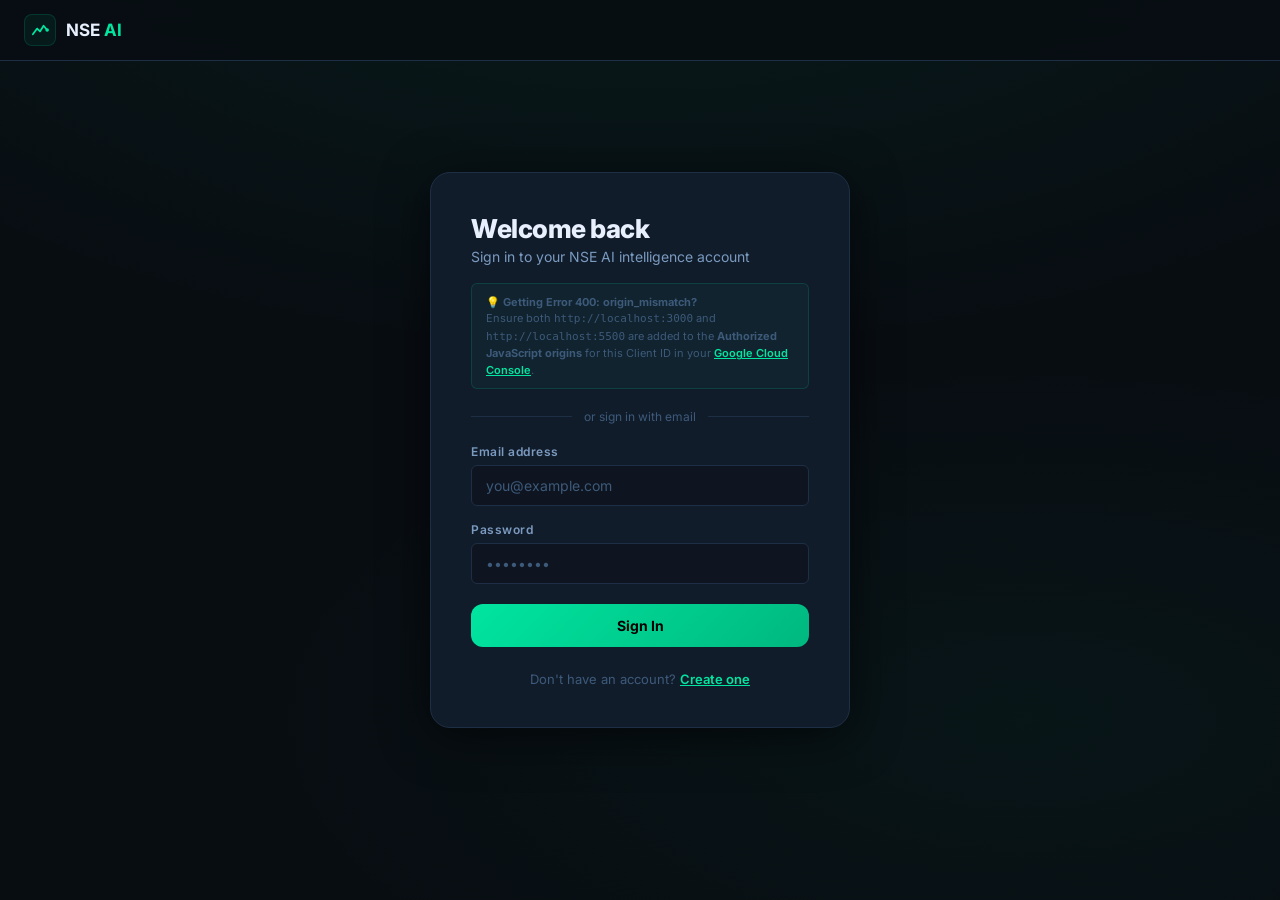
<file: frontend/login.html>
<!DOCTYPE html>
<html lang="en">
<head>
  <meta charset="UTF-8" />
  <meta name="viewport" content="width=device-width, initial-scale=1.0" />
  <title>Sign In — NSE AI</title>
  <link rel="preconnect" href="https://fonts.googleapis.com" />
  <link href="https://fonts.googleapis.com/css2?family=Inter:wght@400;500;600;700;800&display=swap" rel="stylesheet" />
  <style>
    :root {
      --bg:#080d12;--card:#111c2b;--surface:#0e1520;
      --border:#1e2f45;--border-l:#243650;
      --accent:#00e5a0;--accent-d:#00b87f;
      --ag:rgba(0,229,160,.15);--ag2:rgba(0,229,160,.06);
      --red:#ff4d6d;--rg:rgba(255,77,109,.12);
      --tp:#e8f0fe;--ts:#7a9abf;--tm:#3d5a7a;
      --font:'Inter',sans-serif;--r:12px;--rs:6px;
      --tr:.2s ease;--sh:0 8px 48px rgba(0,0,0,.6);
    }
    *,*::before,*::after{box-sizing:border-box;margin:0;padding:0}
    body{font-family:var(--font);background:var(--bg);color:var(--tp);min-height:100vh;
      display:grid;place-items:center;-webkit-font-smoothing:antialiased;
      background-image:radial-gradient(ellipse 80% 60% at 50% -20%,rgba(0,229,160,.08),transparent),
        radial-gradient(ellipse 60% 40% at 80% 80%,rgba(0,180,130,.05),transparent);}
    .logo-bar{position:fixed;top:0;left:0;right:0;padding:14px 24px;display:flex;align-items:center;gap:10px;
      background:rgba(8,13,18,.85);backdrop-filter:blur(12px);border-bottom:1px solid var(--border);}
    .logo-icon{width:32px;height:32px;background:var(--ag2);border:1px solid var(--ag);border-radius:8px;
      display:flex;align-items:center;justify-content:center;}
    .logo-text{font-size:17px;font-weight:700;} .logo-text span{color:var(--accent);}
    .card{width:100%;max-width:420px;background:var(--card);border:1px solid var(--border);
      border-radius:20px;padding:40px;box-shadow:var(--sh);
      animation:in .5s cubic-bezier(.16,1,.3,1);}
    @keyframes in{from{opacity:0;transform:translateY(20px)}to{opacity:1;transform:translateY(0)}}
    h1{font-size:26px;font-weight:800;letter-spacing:-.5px;margin-bottom:4px;}
    .sub{font-size:14px;color:var(--ts);margin-bottom:28px;}
    .btn-google{width:100%;padding:12px;border-radius:var(--r);font-size:14px;font-weight:600;
      font-family:var(--font);cursor:pointer;display:flex;align-items:center;justify-content:center;gap:10px;
      background:var(--surface);color:var(--tp);border:1px solid var(--border-l);transition:var(--tr);margin-bottom:20px;}
    .btn-google:hover{background:#162035;border-color:var(--ts);}
    .divider{display:flex;align-items:center;gap:12px;margin-bottom:20px;}
    .divider::before,.divider::after{content:'';flex:1;height:1px;background:var(--border);}
    .divider span{font-size:12px;color:var(--tm);}
    .fg{margin-bottom:16px;}
    label{display:block;font-size:12px;font-weight:600;color:var(--ts);letter-spacing:.5px;margin-bottom:6px;}
    input[type=email],input[type=password]{width:100%;padding:11px 14px;border-radius:var(--rs);
      background:var(--surface);color:var(--tp);border:1px solid var(--border);
      font-family:var(--font);font-size:14px;outline:none;transition:var(--tr);}
    input:focus{border-color:var(--accent);box-shadow:0 0 0 3px var(--ag);}
    input::placeholder{color:var(--tm);}
    .btn-primary{width:100%;padding:13px;border-radius:var(--r);font-size:14px;font-weight:700;
      font-family:var(--font);cursor:pointer;background:linear-gradient(135deg,var(--accent),var(--accent-d));
      color:#000;border:none;transition:var(--tr);margin-top:4px;}
    .btn-primary:hover{filter:brightness(1.1);transform:translateY(-1px);box-shadow:0 4px 16px rgba(0,229,160,.3);}
    .btn-primary:disabled{opacity:.6;cursor:not-allowed;transform:none;}
    .err{background:var(--rg);border:1px solid var(--red);color:var(--red);border-radius:var(--rs);
      padding:10px 14px;font-size:13px;margin-bottom:16px;display:none;}
    .foot{margin-top:24px;text-align:center;font-size:13px;color:var(--tm);}
    .foot a{color:var(--accent);font-weight:600;}
    .google-notice{display:none;background:rgba(245,200,66,.08);border:1px solid rgba(245,200,66,.3);
      border-radius:var(--rs);padding:10px 14px;font-size:12px;color:#f5c842;
      margin-bottom:16px;line-height:1.5;}
    .google-notice a{color:#f5c842;font-weight:600;}
    #google-fallback{display:none;margin-bottom:8px;}
  </style>
</head>
<body>
<div class="logo-bar">
  <div class="logo-icon">
    <svg width="20" height="20" viewBox="0 0 28 28" fill="none">
      <path d="M4 20L10 12L14 16L19 8L24 14" stroke="#00e5a0" stroke-width="2.5" stroke-linecap="round" stroke-linejoin="round"/>
      <circle cx="24" cy="14" r="2.5" fill="#00e5a0"/>
    </svg>
  </div>
  <span class="logo-text">NSE <span>AI</span></span>
</div>

<div class="card">
  <h1>Welcome back</h1>
  <p class="sub">Sign in to your NSE AI intelligence account</p>
  <div class="err" id="err"></div>

  <div class="google-notice" id="google-notice">
    ⚙️ Google Sign-In needs a Client ID.<br>
    <strong>Setup:</strong> <a href="https://console.cloud.google.com" target="_blank">console.cloud.google.com</a>
    → APIs &amp; Services → Credentials → OAuth 2.0 Client ID (Web)<br>
    Add origins <code>http://localhost:5500</code> and <code>http://localhost:3000</code>, then paste the Client ID into <code>backend/.env</code>
  </div>


  <div id="google-btn-wrap" style="margin-bottom:20px;"></div>

  <div class="google-notice" id="google-mismatch-notice" style="display:block; margin-top:-10px; margin-bottom:20px; font-size:11px; background:rgba(0, 229, 160, 0.03); border:1px solid rgba(0, 229, 160, 0.15); color:var(--tm); border-radius:var(--rs); padding:10px 14px; line-height:1.5;">
    💡 <strong>Getting Error 400: origin_mismatch?</strong><br>
    Ensure both <code>http://localhost:3000</code> and <code>http://localhost:5500</code> are added to the <strong>Authorized JavaScript origins</strong> for this Client ID in your <a href="https://console.cloud.google.com" target="_blank" style="color:var(--accent);">Google Cloud Console</a>.
  </div>


  <div class="divider"><span>or sign in with email</span></div>

  <form onsubmit="handleLogin(event)">
    <div class="fg">
      <label for="email">Email address</label>
      <input type="email" id="email" placeholder="you@example.com" required autocomplete="email" />
    </div>
    <div class="fg">
      <label for="password">Password</label>
      <input type="password" id="password" placeholder="••••••••" required autocomplete="current-password" />
    </div>
    <button type="submit" class="btn-primary" id="sbtn">Sign In</button>
  </form>

  <div class="foot">Don't have an account? <a href="register.html">Create one</a></div>
</div>

<!-- Google Identity Services -->
<script src="https://accounts.google.com/gsi/client" async defer></script>
<script src="js/auth.js?v=2"></script>
<script>
  auth.requireGuest();

  // ── Google Init ──────────────────────────────────────────────────────────
  let _googleReady = false;

  async function initGoogle() {
    const wrap = document.getElementById('google-btn-wrap');
    try {
      const r   = await fetch('http://localhost:8000/api/auth/google-config');
      const { client_id } = await r.json();

      const isReal = client_id &&
                     !client_id.includes('your_google_client_id_here') &&
                     client_id.includes('.apps.googleusercontent.com');

      if (!isReal) {
        wrap.innerHTML = `<button class="btn-google" disabled style="opacity:.45;cursor:not-allowed" title="Google Sign-In not configured">
          <svg width="18" height="18" viewBox="0 0 18 18"><path fill="#4285F4" d="M16.51 8H8.98v3h4.3c-.18 1-.74 1.48-1.6 2.04v2.01h2.6a7.8 7.8 0 002.38-5.88c0-.57-.05-.66-.15-1.18z"/><path fill="#34A853" d="M8.98 17c2.16 0 3.97-.72 5.3-1.94l-2.6-2a4.8 4.8 0 01-7.18-2.54H1.83v2.07A8 8 0 008.98 17z"/><path fill="#FBBC05" d="M4.5 10.52a4.8 4.8 0 010-3.04V5.41H1.83a8 8 0 000 7.18l2.67-2.07z"/><path fill="#EA4335" d="M8.98 4.18c1.17 0 2.23.4 3.06 1.2l2.3-2.3A8 8 0 001.83 5.4L4.5 7.49a4.77 4.77 0 014.48-3.3z"/></svg>
          Continue with Google
        </button>`;
        document.getElementById('google-notice').style.display = 'block';
        return;
      }

      // Check for common origin mismatches that cause Error 400
      const currentOrigin = window.location.origin;
      const allowedOrigins = ['http://localhost:5500', 'http://localhost:3000'];
      if (!allowedOrigins.includes(currentOrigin)) {
        const notice = document.getElementById('google-notice');
        notice.innerHTML = `⚠️ <strong>Origin Mismatch Detected!</strong><br><br>
          You are accessing this page from <code>${currentOrigin}</code>.<br>
          Google OAuth strictly requires the origin to match exactly what is configured in your Google Cloud Console.<br><br>
          Please access the site via: <a href="http://localhost:5500/login.html">http://localhost:5500/login.html</a> or <a href="http://localhost:3000/login.html">http://localhost:3000/login.html</a><br>
          <em>(If you configured 127.0.0.1 in Google Console, you must use that instead)</em>`;
        notice.style.display = 'block';
        notice.style.borderColor = 'var(--red)';
        notice.style.color = '#fff';
        notice.style.background = 'var(--rg)';
        return;
      }

      // Wait for GIS library to load
      await new Promise(resolve => {
        if (typeof google !== 'undefined') { resolve(); return; }
        let tries = 0;
        const t = setInterval(() => {
          if (typeof google !== 'undefined' || ++tries > 60) { clearInterval(t); resolve(); }
        }, 100);
      });

      if (typeof google === 'undefined') { return; }

      google.accounts.id.initialize({
        client_id,
        callback: handleGoogleResponse,
        auto_select: false,
        cancel_on_tap_outside: true,
      });

      // Render the official single Google button
      google.accounts.id.renderButton(wrap, {
        type: 'standard', theme: 'filled_black',
        size: 'large', text: 'signin_with', width: 340,
      });

    } catch (_) {}
  }

  async function handleGoogleResponse(response) {
    setLoading(true);
    try { await auth.googleAuth(response.credential); location.href = 'index.html'; }
    catch(e) { showErr(e.message || 'Google sign-in failed'); setLoading(false); }
  }

  // ── Email Login ──────────────────────────────────────────────────────────
  async function handleLogin(e) {
    e.preventDefault(); setLoading(true);
    document.getElementById('err').style.display = 'none';
    try {
      await auth.login(
        document.getElementById('email').value,
        document.getElementById('password').value
      );
      location.href = 'index.html';
    } catch(err) { showErr(err.message); setLoading(false); }
  }

  function setLoading(on) {
    const b = document.getElementById('sbtn');
    b.disabled = on; b.textContent = on ? 'Signing in…' : 'Sign In';
  }
  function showErr(msg) {
    const e = document.getElementById('err'); e.textContent = msg; e.style.display = 'block';
  }

  initGoogle();
</script>
</body>
</html>
</file>
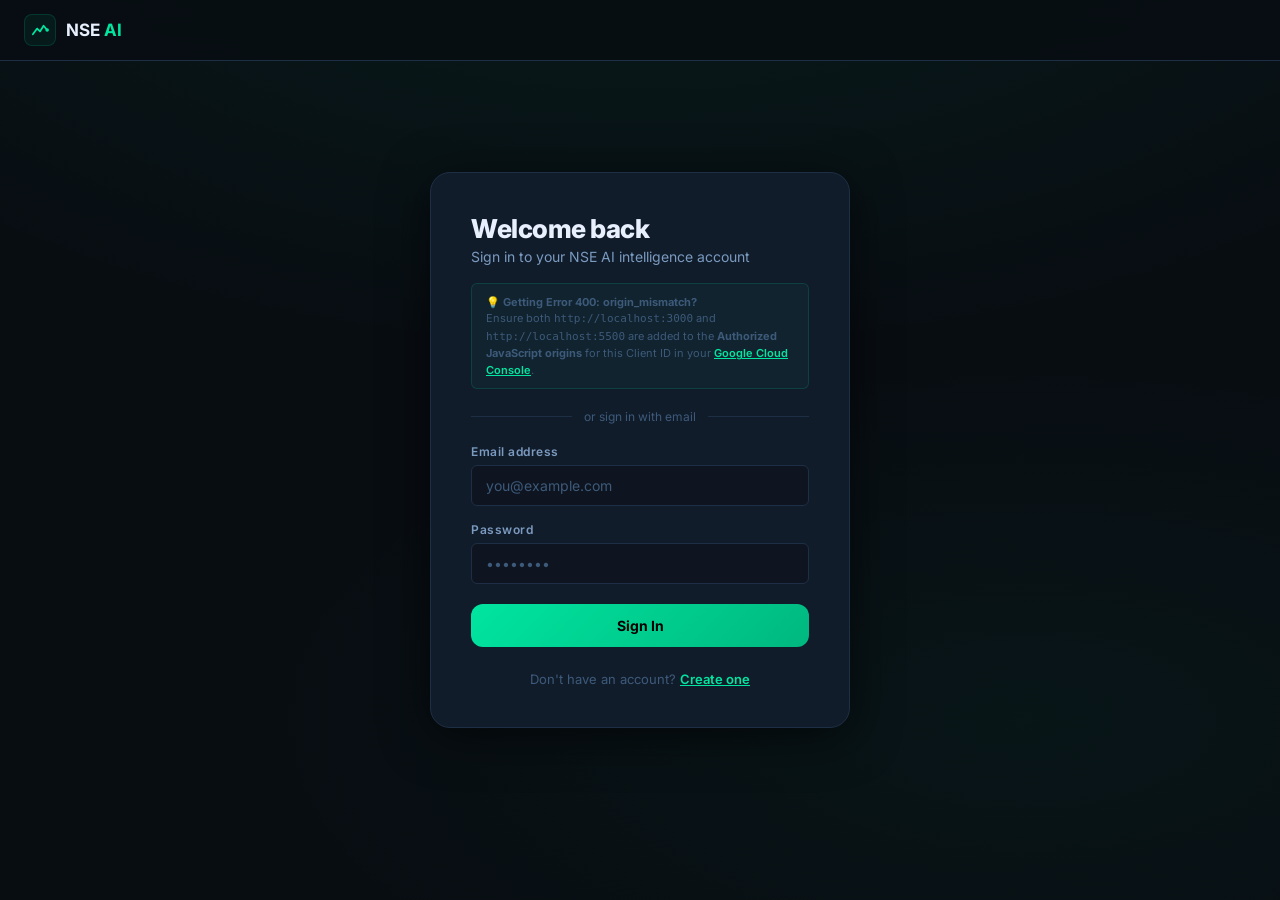
<file: frontend/news.html>
<!DOCTYPE html>
<html lang="en">
<head>
  <meta charset="UTF-8" />
  <meta name="viewport" content="width=device-width, initial-scale=1.0" />
  <title>Market News — NSE AI</title>
  <meta name="description" content="Real-time Kenyan financial news with AI sentiment analysis for NSE stocks." />
  <link rel="preconnect" href="https://fonts.googleapis.com" />
  <link rel="preconnect" href="https://fonts.gstatic.com" crossorigin />
  <link href="https://fonts.googleapis.com/css2?family=Inter:wght@300;400;500;600;700;800&family=JetBrains+Mono:wght@400;500&display=swap" rel="stylesheet" />
  <link rel="stylesheet" href="css/style.css" />
  <script src="js/auth.js"></script>
  <style>
    .news-page-grid {
      display: grid;
      grid-template-columns: repeat(3, 1fr);
      gap: 18px;
      align-items: stretch;
    }
    @media (max-width: 1024px) {
      .news-page-grid {
        grid-template-columns: repeat(2, 1fr);
      }
    }
    @media (max-width: 768px) {
      .news-page-grid {
        grid-template-columns: 1fr;
        gap: 14px;
      }
      .news-full-card {
        padding: 16px;
      }
    }
    .news-full-card {
      background: var(--bg-card); border: 1px solid var(--border);
      border-radius: var(--radius); padding: 22px;
      display: flex; flex-direction: column; gap: 12px;
      transition: var(--transition);
      height: 100%;
    }
    .news-full-card:hover { border-color: var(--border-light); transform: translateY(-2px); box-shadow: var(--shadow); }
    .news-summary { font-size: 13px; color: var(--text-secondary); line-height: 1.65; }
    .news-filters { display: flex; gap: 8px; flex-wrap: wrap; margin-bottom: 24px; }
    .filter-btn {
      padding: 6px 14px; border-radius: 20px; font-size: 12px; font-weight: 600;
      border: 1px solid var(--border); color: var(--text-secondary);
      background: var(--bg-surface); transition: var(--transition); cursor: pointer;
    }
    .filter-btn:hover, .filter-btn.active {
      border-color: var(--accent); color: var(--accent); background: var(--accent-glow2);
    }
    .sentiment-bar-track {
      height: 4px;
      border-radius: 2px;
      background: rgba(255,255,255,0.06);
      width: 100%;
      margin: 4px 0 8px 0;
      overflow: hidden;
    }
    .sentiment-score-bar { height: 100%; border-radius: 2px; transition: width 0.4s ease; }
    .sentiment-score-bar.POSITIVE { background: linear-gradient(90deg, var(--accent-dim), var(--accent)); }
    .sentiment-score-bar.NEGATIVE { background: linear-gradient(90deg, var(--red-dim), var(--red)); }
    .sentiment-score-bar.NEUTRAL  { background: var(--border-light); }

    /* Impact chips */
    .impact-section { margin-top: 4px; }
    .impact-label { font-size: 10px; font-weight: 700; letter-spacing: 0.8px;
      color: var(--text-muted); text-transform: uppercase; margin-bottom: 6px; }
    .impact-chips { display: flex; flex-wrap: wrap; gap: 6px; }
    .impact-chip {
      display: flex; align-items: center; gap: 5px;
      padding: 4px 9px; border-radius: 6px; font-size: 11px; font-weight: 600;
      cursor: default; position: relative; transition: var(--transition);
    }
    .impact-chip.POSITIVE {
      background: rgba(0,229,160,0.1); border: 1px solid rgba(0,229,160,0.3);
      color: var(--accent);
    }
    .impact-chip.NEGATIVE {
      background: rgba(255,77,109,0.1); border: 1px solid rgba(255,77,109,0.3);
      color: var(--red);
    }
    .impact-chip.NEUTRAL {
      background: var(--bg-surface); border: 1px solid var(--border);
      color: var(--text-muted);
    }
    .impact-chip .chip-icon { font-size: 9px; }
    .impact-chip .chip-direct {
      font-size: 9px; opacity: 0.7; font-weight: 400;
    }
    .impact-tooltip {
      display: none; position: absolute; bottom: calc(100% + 6px); left: 0;
      background: var(--bg-card); border: 1px solid var(--border-light);
      border-radius: 8px; padding: 8px 12px; min-width: 200px; max-width: 280px;
      font-size: 11px; line-height: 1.5; color: var(--text-secondary);
      z-index: 50; box-shadow: var(--shadow);
    }
    .impact-chip:hover .impact-tooltip { display: block; }
    .conf-bar {
      height: 2px; border-radius: 1px; margin-top: 4px;
      background: rgba(255,255,255,0.08);
    }
    .conf-fill { height: 100%; border-radius: 1px; }
    .conf-fill.POSITIVE { background: var(--accent); }
    .conf-fill.NEGATIVE { background: var(--red); }
    .conf-fill.NEUTRAL  { background: var(--text-muted); }
    
    .news-meta {
      display: flex; align-items: center; justify-content: space-between;
      font-size: 11px; color: var(--text-muted); margin-top: auto;
    }
  </style>
</head>
<body>
  <nav class="nav">
    <div class="nav-brand">
      <div class="nav-logo">
        <svg width="28" height="28" viewBox="0 0 28 28" fill="none">
          <path d="M4 20L10 12L14 16L19 8L24 14" stroke="#00e5a0" stroke-width="2.5" stroke-linecap="round" stroke-linejoin="round"/>
          <circle cx="24" cy="14" r="2.5" fill="#00e5a0"/>
        </svg>
      </div>
      <span class="nav-title">NSE <span class="accent">AI</span></span>
    </div>
    <div class="nav-links">
      <a href="index.html" class="nav-link">Dashboard</a>
      <a href="news.html"  class="nav-link active">News</a>
      <a href="stocks.html" class="nav-link">All Stocks</a>
    </div>
    <div class="nav-meta">
      <div id="nav-user-slot"></div>
      <div class="live-indicator"><span class="live-dot"></span>LIVE</div>
      <div class="nav-time" id="nav-time">--:--:-- EAT</div>
    </div>
  </nav>

  <main class="main">
    <section class="section">
      <div class="section-header">
        <h1 class="section-title">Market News <span class="ai-badge">AI SENTIMENT</span></h1>
      </div>

      <div class="news-filters" id="news-filters">
        <button class="filter-btn active" data-filter="ALL">All</button>
        <button class="filter-btn" data-filter="POSITIVE">🟢 Positive</button>
        <button class="filter-btn" data-filter="NEGATIVE">🔴 Negative</button>
        <button class="filter-btn" data-filter="NEUTRAL">⚪ Neutral</button>
        <button class="filter-btn" data-filter="Banking">Banking</button>
        <button class="filter-btn" data-filter="Telecommunications">Telecom</button>
        <button class="filter-btn" data-filter="Manufacturing">Manufacturing</button>
        <button class="filter-btn" data-filter="Consumer Staples">Consumer Staples</button>
        <button class="filter-btn" data-filter="Energy">Energy</button>
        <button class="filter-btn" data-filter="Insurance">Insurance</button>
        <button class="filter-btn" data-filter="Investment">Investment</button>
        <button class="filter-btn" data-filter="Agricultural">Agricultural</button>
      </div>

      <div class="news-page-grid" id="news-page-grid">
        <div class="news-full-card skeleton"></div>
        <div class="news-full-card skeleton"></div>
        <div class="news-full-card skeleton"></div>
        <div class="news-full-card skeleton"></div>
        <div class="news-full-card skeleton"></div>
        <div class="news-full-card skeleton"></div>
      </div>
    </section>
  </main>

  <footer class="footer">
    <div class="footer-inner">
      <div class="footer-brand">NSE <span class="accent">AI</span> — Nairobi Stock Intelligence</div>
      <div class="footer-disclaimer">⚠️ AI signals are for informational purposes only and do not constitute financial advice.</div>
      <div class="footer-meta">© 2025 NSE AI Platform · Built for Kenyan Investors</div>
    </div>
  </footer>

  <script src="js/api.js"></script>
  <script>
    let allArticles = [];
    let activeFilter = 'ALL';

    document.addEventListener('DOMContentLoaded', async () => {
      // Auth guard — redirect to login if not authenticated
      if (!auth.requireAuth()) return;

      // Inject user dropdown into navbar
      (function injectUser() {
        const user = auth.getUser();
        if (!user) return;
        const slot = document.getElementById('nav-user-slot');
        if (!slot) return;
        const initials = user.name.split(' ').map(w => w[0]).join('').slice(0,2).toUpperCase();
        slot.innerHTML = `
          <div class="nav-user" id="nav-user-btn">
            ${user.avatar_url
              ? `<img src="${user.avatar_url}" class="nav-avatar" alt="${user.name}" />`
              : `<div class="nav-avatar-initials">${initials}</div>`}
            <span class="nav-user-name">${user.name.split(' ')[0]}</span>
            <span class="nav-chevron">▼</span>
            <div class="nav-dropdown">
              <div class="nav-dropdown-header">
                <div class="nav-dropdown-name">${user.name}</div>
                <div class="nav-dropdown-email">${user.email || ''}</div>
              </div>
              <div class="nav-dropdown-divider"></div>
              <button class="nav-dropdown-item danger" onclick="auth.logout()">
                <span>↩</span> Sign Out
              </button>
            </div>
          </div>`;

        // Toggle dropdown on click
        const btn = document.getElementById('nav-user-btn');
        btn.addEventListener('click', e => {
          e.stopPropagation();
          btn.classList.toggle('open');
        });
        // Close when clicking anywhere else
        document.addEventListener('click', () => btn.classList.remove('open'));
      })();

      // Clock
      const tick = () => {
        document.getElementById('nav-time').textContent =
          new Date().toLocaleTimeString('en-KE', { timeZone:'Africa/Nairobi', hour12:false }) + ' EAT';
      };
      tick(); setInterval(tick, 1000);

      // News and auto-refresh every 2 minutes
      const refreshNewsData = async () => {
        const data = await api.getNews();
        allArticles = data?.articles || MOCK.news;
        applyFilter();
      };
      await refreshNewsData();
      setInterval(refreshNewsData, 120_000);

      // Filters
      document.getElementById('news-filters').addEventListener('click', e => {
        const btn = e.target.closest('.filter-btn');
        if (!btn) return;
        document.querySelectorAll('.filter-btn').forEach(b => b.classList.remove('active'));
        btn.classList.add('active');
        activeFilter = btn.dataset.filter;
        applyFilter();
      });
    });

    const SECTOR_MAP = {
      'Banking': ['EQTY', 'KCB', 'COOP', 'ABSA', 'NCBA', 'STND', 'SBIC', 'HFCK', 'IMH', 'DTK'],
      'Telecommunications': ['SCOM'],
      'Manufacturing': ['BAMB', 'UNGA'],
      'Energy': ['KPLC', 'KEGN', 'TOTL'],
      'Consumer Staples': ['EABL', 'BAT'],
      'Insurance': ['KENR', 'JUB', 'BRIT', 'CIC'],
      'Investment': ['CTUM'],
      'Agricultural': ['KUKZ', 'SASN']
    };

    function applyFilter() {
      let filtered = allArticles;
      if (activeFilter === 'POSITIVE') filtered = allArticles.filter(a => a.sentiment?.label === 'POSITIVE');
      else if (activeFilter === 'NEGATIVE') filtered = allArticles.filter(a => a.sentiment?.label === 'NEGATIVE');
      else if (activeFilter === 'NEUTRAL') filtered = allArticles.filter(a => a.sentiment?.label === 'NEUTRAL');
      else if (activeFilter !== 'ALL') {
        const sectorTickers = SECTOR_MAP[activeFilter] || [activeFilter];
        filtered = allArticles.filter(a => {
          const directTickers = a.related_tickers || [];
          const impactTickers = (a.ticker_impacts || []).map(imp => imp.ticker);
          return sectorTickers.some(t => directTickers.includes(t) || impactTickers.includes(t));
        });
      }
      renderNews(filtered);
    }

    function renderNews(articles) {
      const grid = document.getElementById('news-page-grid');
      if (articles.length === 0) {
        grid.innerHTML = '<div style="grid-column:1/-1;text-align:center;padding:48px;color:var(--text-muted)">No articles match this filter.</div>';
        return;
      }
      grid.innerHTML = articles.map(a => {
        const sent  = a.sentiment || { label:'NEUTRAL', score:0.5, score_pct:'50%' };
        const width = Math.round((sent.score || 0.5) * 100);
        const impacts = a.ticker_impacts || [];

        const impactHTML = impacts.length ? `
          <div class="impact-section">
            <div class="impact-label">Stock Impact</div>
            <div class="impact-chips">
              ${impacts.slice(0, 6).map(imp => {
                const icon = imp.direction === 'POSITIVE' ? '▲' : imp.direction === 'NEGATIVE' ? '▼' : '●';
                const conf = Math.round(imp.confidence * 100);
                const badge = imp.is_direct ? '' : '<span class="chip-direct">spillover</span>';
                return `
                  <div class="impact-chip ${imp.direction}">
                    <span class="chip-icon">${icon}</span>
                    <span>${imp.ticker}</span>
                    ${badge}
                    <div class="impact-tooltip">
                      <strong>${imp.ticker} — ${imp.direction}</strong><br/>
                      ${imp.reason}<br/>
                      <div class="conf-bar"><div class="conf-fill ${imp.direction}" style="width:${conf}%"></div></div>
                      <span style="font-size:10px;color:var(--text-muted)">Confidence: ${conf}%${imp.is_direct ? '' : ' (sector spillover)'}</span>
                    </div>
                  </div>
                `;
              }).join('')}
            </div>
          </div>
        ` : '';

        return `
          <div class="news-full-card">
            <div class="news-source-row">
              <span class="news-source">${a.source}</span>
              <span class="sentiment-badge ${sent.label}">${sent.label} · ${sent.score_pct}</span>
            </div>
            <div class="sentiment-bar-track">
              <div class="sentiment-score-bar ${sent.label}" style="width:${width}%"></div>
            </div>
            <a href="${a.url}" target="_blank" rel="noopener" class="news-title" style="font-size:15px">${a.title}</a>
            ${a.summary ? `<div class="news-summary">${a.summary}</div>` : ''}
            ${impactHTML}
            <div class="news-meta">
              <span>${a.published}</span>
              <div class="news-tickers">
                ${(a.related_tickers || []).map(t => `<span class="news-ticker-chip">${t}</span>`).join('')}
              </div>
            </div>
          </div>
        `;
      }).join('');
    }
  </script>
</body>
</html>
</file>
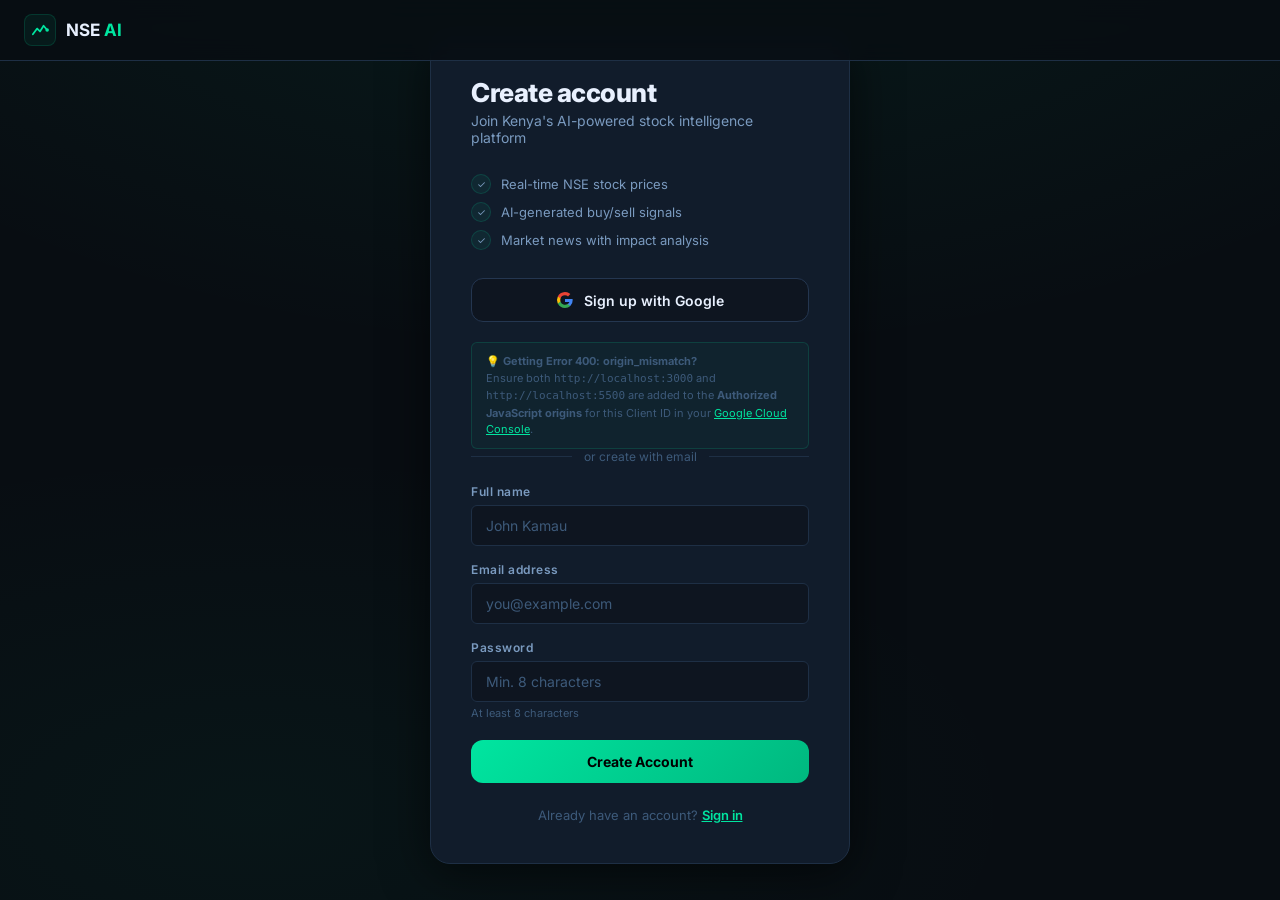
<file: frontend/register.html>
<!DOCTYPE html>
<html lang="en">
<head>
  <meta charset="UTF-8" />
  <meta name="viewport" content="width=device-width, initial-scale=1.0" />
  <title>Create Account — NSE AI</title>
  <link rel="preconnect" href="https://fonts.googleapis.com" />
  <link href="https://fonts.googleapis.com/css2?family=Inter:wght@400;500;600;700;800&display=swap" rel="stylesheet" />
  <style>
    :root {
      --bg:#080d12;--card:#111c2b;--surface:#0e1520;
      --border:#1e2f45;--border-l:#243650;
      --accent:#00e5a0;--accent-d:#00b87f;
      --ag:rgba(0,229,160,.15);--ag2:rgba(0,229,160,.06);
      --red:#ff4d6d;--rg:rgba(255,77,109,.12);
      --tp:#e8f0fe;--ts:#7a9abf;--tm:#3d5a7a;
      --font:'Inter',sans-serif;--r:12px;--rs:6px;--tr:.2s ease;
      --sh:0 8px 48px rgba(0,0,0,.6);
    }
    *,*::before,*::after{box-sizing:border-box;margin:0;padding:0}
    body{font-family:var(--font);background:var(--bg);color:var(--tp);min-height:100vh;
      display:grid;place-items:center;-webkit-font-smoothing:antialiased;
      background-image:radial-gradient(ellipse 80% 60% at 50% -20%,rgba(0,229,160,.08),transparent),
        radial-gradient(ellipse 60% 40% at 20% 90%,rgba(0,180,130,.05),transparent);}
    .logo-bar{position:fixed;top:0;left:0;right:0;padding:14px 24px;display:flex;align-items:center;gap:10px;
      background:rgba(8,13,18,.85);backdrop-filter:blur(12px);border-bottom:1px solid var(--border);}
    .logo-icon{width:32px;height:32px;background:var(--ag2);border:1px solid var(--ag);border-radius:8px;
      display:flex;align-items:center;justify-content:center;}
    .logo-text{font-size:17px;font-weight:700;} .logo-text span{color:var(--accent);}
    .card{width:100%;max-width:420px;background:var(--card);border:1px solid var(--border);
      border-radius:20px;padding:40px;box-shadow:var(--sh);
      animation:in .5s cubic-bezier(.16,1,.3,1);}
    @keyframes in{from{opacity:0;transform:translateY(20px)}to{opacity:1;transform:translateY(0)}}
    h1{font-size:26px;font-weight:800;letter-spacing:-.5px;margin-bottom:4px;}
    .sub{font-size:14px;color:var(--ts);margin-bottom:28px;}
    .btn-google{width:100%;padding:12px;border-radius:var(--r);font-size:14px;font-weight:600;
      font-family:var(--font);cursor:pointer;display:flex;align-items:center;justify-content:center;gap:10px;
      background:var(--surface);color:var(--tp);border:1px solid var(--border-l);transition:var(--tr);margin-bottom:20px;}
    .btn-google:hover{background:#162035;border-color:var(--ts);}
    .divider{display:flex;align-items:center;gap:12px;margin-bottom:20px;}
    .divider::before,.divider::after{content:'';flex:1;height:1px;background:var(--border);}
    .divider span{font-size:12px;color:var(--tm);}
    .fg{margin-bottom:16px;}
    label{display:block;font-size:12px;font-weight:600;color:var(--ts);letter-spacing:.5px;margin-bottom:6px;}
    input[type=text],input[type=email],input[type=password]{width:100%;padding:11px 14px;border-radius:var(--rs);
      background:var(--surface);color:var(--tp);border:1px solid var(--border);
      font-family:var(--font);font-size:14px;outline:none;transition:var(--tr);}
    input:focus{border-color:var(--accent);box-shadow:0 0 0 3px var(--ag);}
    input::placeholder{color:var(--tm);}
    .hint{font-size:11px;color:var(--tm);margin-top:4px;}
    .btn-primary{width:100%;padding:13px;border-radius:var(--r);font-size:14px;font-weight:700;
      font-family:var(--font);cursor:pointer;background:linear-gradient(135deg,var(--accent),var(--accent-d));
      color:#000;border:none;transition:var(--tr);margin-top:4px;}
    .btn-primary:hover{filter:brightness(1.1);transform:translateY(-1px);box-shadow:0 4px 16px rgba(0,229,160,.3);}
    .btn-primary:disabled{opacity:.6;cursor:not-allowed;transform:none;}
    .err{background:var(--rg);border:1px solid var(--red);color:var(--red);border-radius:var(--rs);
      padding:10px 14px;font-size:13px;margin-bottom:16px;display:none;}
    .foot{margin-top:24px;text-align:center;font-size:13px;color:var(--tm);}
    .foot a{color:var(--accent);font-weight:600;}
    .perks{display:flex;flex-direction:column;gap:8px;margin-bottom:28px;}
    .perk{display:flex;align-items:center;gap:10px;font-size:13px;color:var(--ts);}
    .perk-dot{width:20px;height:20px;border-radius:50%;background:var(--ag2);border:1px solid var(--ag);
      display:flex;align-items:center;justify-content:center;font-size:10px;flex-shrink:0;}
  </style>
</head>
<body>
<div class="logo-bar">
  <div class="logo-icon">
    <svg width="20" height="20" viewBox="0 0 28 28" fill="none">
      <path d="M4 20L10 12L14 16L19 8L24 14" stroke="#00e5a0" stroke-width="2.5" stroke-linecap="round" stroke-linejoin="round"/>
      <circle cx="24" cy="14" r="2.5" fill="#00e5a0"/>
    </svg>
  </div>
  <span class="logo-text">NSE <span>AI</span></span>
</div>

<div class="card">
  <h1>Create account</h1>
  <p class="sub">Join Kenya's AI-powered stock intelligence platform</p>

  <div class="perks">
    <div class="perk"><div class="perk-dot">✓</div>Real-time NSE stock prices</div>
    <div class="perk"><div class="perk-dot">✓</div>AI-generated buy/sell signals</div>
    <div class="perk"><div class="perk-dot">✓</div>Market news with impact analysis</div>
  </div>

  <div class="err" id="err"></div>

  <button class="btn-google" onclick="triggerGoogle()">
    <svg width="18" height="18" viewBox="0 0 18 18">
      <path fill="#4285F4" d="M16.51 8H8.98v3h4.3c-.18 1-.74 1.48-1.6 2.04v2.01h2.6a7.8 7.8 0 002.38-5.88c0-.57-.05-.66-.15-1.18z"/>
      <path fill="#34A853" d="M8.98 17c2.16 0 3.97-.72 5.3-1.94l-2.6-2a4.8 4.8 0 01-7.18-2.54H1.83v2.07A8 8 0 008.98 17z"/>
      <path fill="#FBBC05" d="M4.5 10.52a4.8 4.8 0 010-3.04V5.41H1.83a8 8 0 000 7.18l2.67-2.07z"/>
      <path fill="#EA4335" d="M8.98 4.18c1.17 0 2.23.4 3.06 1.2l2.3-2.3A8 8 0 001.83 5.4L4.5 7.49a4.77 4.77 0 014.48-3.3z"/>
    </svg>
    Sign up with Google
  </button>

  <div class="google-notice" id="google-mismatch-notice" style="display:block; margin-top:10px; font-size:11px; background:rgba(0, 229, 160, 0.03); border:1px solid rgba(0, 229, 160, 0.15); color:var(--tm); border-radius:var(--rs); padding:10px 14px; line-height:1.5;">
    💡 <strong>Getting Error 400: origin_mismatch?</strong><br>
    Ensure both <code>http://localhost:3000</code> and <code>http://localhost:5500</code> are added to the <strong>Authorized JavaScript origins</strong> for this Client ID in your <a href="https://console.cloud.google.com" target="_blank" style="color:var(--accent);">Google Cloud Console</a>.
  </div>

  <div class="divider"><span>or create with email</span></div>

  <form onsubmit="handleRegister(event)">
    <div class="fg">
      <label for="name">Full name</label>
      <input type="text" id="name" placeholder="John Kamau" required autocomplete="name" />
    </div>
    <div class="fg">
      <label for="email">Email address</label>
      <input type="email" id="email" placeholder="you@example.com" required autocomplete="email" />
    </div>
    <div class="fg">
      <label for="password">Password</label>
      <input type="password" id="password" placeholder="Min. 8 characters" required autocomplete="new-password" />
      <div class="hint">At least 8 characters</div>
    </div>
    <button type="submit" class="btn-primary" id="sbtn">Create Account</button>
  </form>

  <div class="foot">Already have an account? <a href="login.html">Sign in</a></div>
</div>

<div id="g_id_onload" data-client_id="" data-callback="handleGoogleResponse" data-auto_prompt="false" style="display:none"></div>
<script src="https://accounts.google.com/gsi/client" async defer></script>
<script src="js/auth.js?v=2"></script>
<script>
  auth.requireGuest();

  fetch('http://localhost:8000/api/auth/google-config')
    .then(r => r.json()).then(d => {
      if (d.client_id) document.getElementById('g_id_onload').dataset.clientId = d.client_id;
    }).catch(() => {});

  function triggerGoogle() {
    if (typeof google === 'undefined') { showErr('Google Sign-In unavailable.'); return; }
    google.accounts.id.prompt();
  }
  async function handleGoogleResponse(response) {
    setLoading(true);
    try { await auth.googleAuth(response.credential); location.href = 'index.html'; }
    catch(e) { showErr(e.message); setLoading(false); }
  }
  async function handleRegister(e) {
    e.preventDefault();
    const pass = document.getElementById('password').value;
    if (pass.length < 8) { showErr('Password must be at least 8 characters.'); return; }
    setLoading(true);
    document.getElementById('err').style.display = 'none';
    try {
      await auth.register(
        document.getElementById('name').value,
        document.getElementById('email').value,
        pass
      );
      location.href = 'index.html';
    } catch(err) { showErr(err.message); setLoading(false); }
  }
  function setLoading(on) {
    const b = document.getElementById('sbtn');
    b.disabled = on; b.textContent = on ? 'Creating account…' : 'Create Account';
  }
  function showErr(msg) {
    const e = document.getElementById('err'); e.textContent = msg; e.style.display = 'block';
  }
</script>
</body>
</html>
</file>
<file: frontend/css/style.css>
/* ═══════════════════════════════════════════════════════════════
   NSE AI Platform — Global Design System
   Dark financial theme with green accent palette
═══════════════════════════════════════════════════════════════ */

/* ── Tokens ────────────────────────────────────────────────── */
:root {
  --bg-base:      #080d12;
  --bg-surface:   #0e1520;
  --bg-card:      #111c2b;
  --bg-card-alt:  #0d1929;
  --bg-hover:     #162035;
  --border:       #1e2f45;
  --border-light: #243650;

  --accent:       #00e5a0;
  --accent-dim:   #00b87f;
  --accent-glow:  rgba(0,229,160,0.15);
  --accent-glow2: rgba(0,229,160,0.06);

  --red:          #ff4d6d;
  --red-dim:      #cc3d57;
  --red-glow:     rgba(255,77,109,0.12);

  --yellow:       #f5c842;
  --yellow-glow:  rgba(245,200,66,0.12);

  --text-primary:   #e8f0fe;
  --text-secondary: #7a9abf;
  --text-muted:     #3d5a7a;

  --font:      'Inter', sans-serif;
  --font-mono: 'JetBrains Mono', monospace;

  --radius-sm: 6px;
  --radius:    12px;
  --radius-lg: 18px;
  --radius-xl: 24px;

  --shadow:    0 4px 24px rgba(0,0,0,0.4);
  --shadow-lg: 0 8px 40px rgba(0,0,0,0.6);

  --transition: 0.2s ease;
  --nav-h: 60px;
  --ticker-h: 36px;
}

/* ── Reset ─────────────────────────────────────────────────── */
*, *::before, *::after { box-sizing: border-box; margin: 0; padding: 0; }
html { scroll-behavior: smooth; }
body {
  font-family: var(--font);
  background: var(--bg-base);
  color: var(--text-primary);
  min-height: 100vh;
  -webkit-font-smoothing: antialiased;
}
a { color: inherit; text-decoration: none; }
button { cursor: pointer; border: none; background: none; font-family: inherit; }

/* ── Scrollbar ─────────────────────────────────────────────── */
::-webkit-scrollbar { width: 6px; height: 6px; }
::-webkit-scrollbar-track { background: var(--bg-base); }
::-webkit-scrollbar-thumb { background: var(--border-light); border-radius: 3px; }
::-webkit-scrollbar-thumb:hover { background: var(--text-muted); }

/* ── Nav ───────────────────────────────────────────────────── */
.nav {
  position: sticky; top: 0; z-index: 100;
  height: var(--nav-h);
  background: rgba(8,13,18,0.92);
  backdrop-filter: blur(16px);
  border-bottom: 1px solid var(--border);
  display: flex; align-items: center;
  padding: 0 24px; gap: 32px;
}
.nav-brand { display: flex; align-items: center; gap: 10px; }
.nav-logo {
  width: 36px; height: 36px;
  background: var(--accent-glow2);
  border: 1px solid var(--accent-glow);
  border-radius: var(--radius-sm);
  display: flex; align-items: center; justify-content: center;
}
.nav-title { font-size: 18px; font-weight: 700; letter-spacing: -0.3px; }
.accent { color: var(--accent); }
.nav-links { display: flex; gap: 4px; margin-left: 8px; }
.nav-link {
  padding: 6px 14px; border-radius: var(--radius-sm);
  font-size: 14px; font-weight: 500; color: var(--text-secondary);
  transition: var(--transition);
}
.nav-link:hover { color: var(--text-primary); background: var(--bg-surface); }
.nav-link.active { color: var(--accent); background: var(--accent-glow2); }
.nav-meta { margin-left: auto; display: flex; align-items: center; gap: 16px; }
.live-indicator {
  display: flex; align-items: center; gap: 6px;
  font-size: 11px; font-weight: 700; letter-spacing: 1.2px;
  color: var(--accent);
}
.live-dot {
  width: 7px; height: 7px; border-radius: 50%;
  background: var(--accent);
  box-shadow: 0 0 8px var(--accent);
  animation: pulse-dot 1.5s ease-in-out infinite;
}
@keyframes pulse-dot {
  0%,100% { opacity: 1; transform: scale(1); }
  50%      { opacity: 0.5; transform: scale(0.8); }
}
.nav-time { font-family: var(--font-mono); font-size: 13px; color: var(--text-secondary); }

/* ── Nav User Dropdown ─────────────────────────────────────── */
.nav-user {
  position: relative;
  display: flex; align-items: center; gap: 9px;
  cursor: pointer;
  padding: 5px 10px 5px 5px;
  border-radius: var(--radius);
  border: 1px solid transparent;
  transition: var(--transition);
  user-select: none;
}
.nav-user:hover,
.nav-user.open {
  background: var(--bg-surface);
  border-color: var(--border);
}
.nav-avatar-initials {
  width: 32px; height: 32px; border-radius: 50%;
  background: linear-gradient(135deg, var(--accent-dim), #007a54);
  display: flex; align-items: center; justify-content: center;
  font-size: 13px; font-weight: 700; color: #fff;
  flex-shrink: 0;
}
.nav-avatar {
  width: 32px; height: 32px; border-radius: 50%;
  object-fit: cover;
}
.nav-user-name {
  font-size: 13px; font-weight: 600;
  color: var(--text-primary);
  max-width: 100px; overflow: hidden;
  text-overflow: ellipsis; white-space: nowrap;
}
.nav-chevron {
  font-size: 10px; color: var(--text-muted);
  transition: transform var(--transition);
}
.nav-user.open .nav-chevron { transform: rotate(180deg); }

.nav-dropdown {
  position: absolute; top: calc(100% + 8px); right: 0;
  min-width: 180px;
  background: var(--bg-surface);
  border: 1px solid var(--border);
  border-radius: var(--radius);
  box-shadow: var(--shadow-lg);
  overflow: hidden;
  opacity: 0; pointer-events: none;
  transform: translateY(-6px);
  transition: opacity 0.18s ease, transform 0.18s ease;
  z-index: 200;
}
.nav-user.open .nav-dropdown {
  opacity: 1; pointer-events: all;
  transform: translateY(0);
}
.nav-dropdown-header {
  padding: 12px 14px 10px;
  border-bottom: 1px solid var(--border);
}
.nav-dropdown-name {
  font-size: 13px; font-weight: 600; color: var(--text-primary);
}
.nav-dropdown-email {
  font-size: 11px; color: var(--text-muted); margin-top: 2px;
}
.nav-dropdown-item {
  display: flex; align-items: center; gap: 10px;
  width: 100%; padding: 10px 14px;
  font-size: 13px; font-weight: 500; color: var(--text-secondary);
  transition: var(--transition);
  text-align: left;
}
.nav-dropdown-item:hover { background: var(--bg-hover); color: var(--text-primary); }
.nav-dropdown-item.danger:hover { background: var(--red-glow); color: var(--red); }
.nav-dropdown-divider { height: 1px; background: var(--border); margin: 4px 0; }


/* ── Ticker Tape ───────────────────────────────────────────── */
.ticker-wrap {
  height: var(--ticker-h);
  background: var(--bg-surface);
  border-bottom: 1px solid var(--border);
  overflow: hidden;
}
.ticker-tape {
  display: flex; align-items: center;
  height: 100%; gap: 0;
  animation: ticker-scroll 60s linear infinite;
  white-space: nowrap; will-change: transform;
}
.ticker-tape:hover { animation-play-state: paused; }
@keyframes ticker-scroll {
  0%   { transform: translateX(0); }
  100% { transform: translateX(-50%); }
}
.ticker-item {
  display: inline-flex; align-items: center; gap: 8px;
  padding: 0 20px; font-size: 12.5px; font-weight: 500;
  border-right: 1px solid var(--border); height: 100%;
  transition: background var(--transition); cursor: default;
}
.ticker-item:hover { background: var(--bg-card); }
.ticker-symbol { color: var(--text-primary); font-weight: 600; }
.ticker-price  { font-family: var(--font-mono); color: var(--text-secondary); }
.ticker-change.up   { color: var(--accent); }
.ticker-change.down { color: var(--red); }
.ticker-loading { padding: 0 20px; color: var(--text-muted); font-size: 13px; }

/* ── Alerts Banner ─────────────────────────────────────────── */
.alerts-banner {
  background: linear-gradient(90deg, rgba(0,229,160,0.12), rgba(0,229,160,0.06));
  border-bottom: 1px solid rgba(0,229,160,0.3);
  padding: 10px 24px;
  display: flex; align-items: center; justify-content: space-between;
  animation: slide-in 0.4s ease;
}
@keyframes slide-in { from { opacity:0; transform:translateY(-8px); } to { opacity:1; transform:translateY(0); } }
.alerts-banner-inner { display: flex; align-items: center; gap: 12px; }
.alerts-icon  { font-size: 16px; }
.alerts-label {
  font-size: 11px; font-weight: 700; letter-spacing: 1px;
  color: var(--accent); background: var(--accent-glow);
  padding: 2px 8px; border-radius: 4px;
}
.alerts-text  { font-size: 14px; color: var(--text-primary); }
.alerts-close { color: var(--text-muted); font-size: 14px; padding: 4px 8px; border-radius: 4px; transition: var(--transition); }
.alerts-close:hover { color: var(--text-primary); background: var(--bg-card); }

/* ── Main Layout ───────────────────────────────────────────── */
.main { max-width: 1400px; margin: 0 auto; padding: 32px 24px 64px; }
.section { margin-bottom: 48px; }
.section-header {
  display: flex; align-items: center; justify-content: space-between;
  margin-bottom: 20px; gap: 12px;
}
.section-title {
  font-size: 18px; font-weight: 700; letter-spacing: -0.3px;
  display: flex; align-items: center; gap: 10px;
}
.section-sub { font-size: 13px; color: var(--text-muted); }
.ai-badge {
  font-size: 10px; font-weight: 700; letter-spacing: 1px;
  background: var(--accent); color: #000;
  padding: 2px 7px; border-radius: 4px;
}
.see-all-link { font-size: 13px; color: var(--accent); transition: var(--transition); }
.see-all-link:hover { color: var(--accent-dim); }

/* ── Overview Cards ────────────────────────────────────────── */
.overview-grid {
  display: grid;
  grid-template-columns: repeat(auto-fit, minmax(220px, 1fr));
  gap: 16px;
}
.overview-card {
  background: var(--bg-card);
  border: 1px solid var(--border);
  border-radius: var(--radius);
  padding: 20px 22px;
  transition: var(--transition);
  position: relative; overflow: hidden;
}
.overview-card::before {
  content: ''; position: absolute; top: 0; left: 0; right: 0; height: 2px;
  background: linear-gradient(90deg, var(--accent), transparent);
  opacity: 0;transition: var(--transition);
}
.overview-card:hover { border-color: var(--border-light); transform: translateY(-2px); box-shadow: var(--shadow); }
.overview-card:hover::before { opacity: 1; }
.overview-label { font-size: 11px; font-weight: 600; letter-spacing: 0.8px; color: var(--text-muted); text-transform: uppercase; margin-bottom: 8px; }
.overview-value { font-size: 28px; font-weight: 800; font-family: var(--font-mono); letter-spacing: -1px; }
.overview-value.up   { color: var(--accent); }
.overview-value.down { color: var(--red); }
.overview-change { margin-top: 6px; font-size: 13px; font-weight: 500; }
.overview-change.up   { color: var(--accent); }
.overview-change.down { color: var(--red); }

/* ── Recommendations ───────────────────────────────────────── */
.recs-grid {
  display: grid;
  grid-template-columns: repeat(auto-fill, minmax(300px, 1fr));
  gap: 16px;
}
.rec-card {
  background: var(--bg-card);
  border: 1px solid var(--border);
  border-radius: var(--radius);
  padding: 22px;
  transition: var(--transition);
  cursor: pointer;
  position: relative; overflow: hidden;
}
.rec-card::after {
  content: ''; position: absolute; inset: 0;
  background: var(--accent-glow2);
  opacity: 0; transition: var(--transition);
  pointer-events: none;
}
.rec-card:hover { border-color: var(--accent); transform: translateY(-3px); box-shadow: 0 0 32px var(--accent-glow); }
.rec-card:hover::after { opacity: 1; }
.rec-header { display: flex; align-items: flex-start; justify-content: space-between; margin-bottom: 14px; }
.rec-ticker { font-size: 20px; font-weight: 800; font-family: var(--font-mono); }
.rec-name   { font-size: 12px; color: var(--text-secondary); margin-top: 2px; }
.rec-direction {
  font-size: 11px; font-weight: 700; letter-spacing: 0.8px;
  padding: 4px 10px; border-radius: 5px;
}
.rec-direction.BUY  { background: var(--accent-glow); color: var(--accent); border: 1px solid var(--accent-dim); }
.rec-direction.SELL { background: var(--red-glow); color: var(--red); border: 1px solid var(--red-dim); }
.rec-price  { font-size: 22px; font-weight: 700; font-family: var(--font-mono); margin-bottom: 14px; }
.rec-price span { font-size: 13px; color: var(--text-muted); font-weight: 400; }
.confidence-bar-wrap { margin-bottom: 12px; }
.confidence-bar-label { display: flex; justify-content: space-between; font-size: 12px; color: var(--text-secondary); margin-bottom: 5px; }
.confidence-bar-track { height: 6px; background: var(--bg-surface); border-radius: 3px; overflow: hidden; }
.confidence-bar-fill  { height: 100%; border-radius: 3px; transition: width 1s ease; }
.confidence-bar-fill.STRONG   { background: linear-gradient(90deg, var(--accent-dim), var(--accent)); }
.confidence-bar-fill.MODERATE { background: linear-gradient(90deg, #f5a623, var(--yellow)); }
.confidence-bar-fill.WEAK     { background: linear-gradient(90deg, #e05, #f55); }
.rec-reasoning { font-size: 12px; color: var(--text-secondary); line-height: 1.6; }
.rec-reasoning li { list-style: none; padding-left: 14px; position: relative; }
.rec-reasoning li::before { content: '•'; color: var(--accent); position: absolute; left: 0; }
.rec-target { margin-top: 12px; padding-top: 12px; border-top: 1px solid var(--border); display: flex; justify-content: space-between; font-size: 12px; }
.rec-target-label { color: var(--text-muted); }
.rec-target-value { color: var(--accent); font-family: var(--font-mono); font-weight: 600; }

/* ── No Signal ─────────────────────────────────────────────── */
.no-signal-notice {
  text-align: center; padding: 48px 24px;
  background: var(--bg-card); border: 1px dashed var(--border-light);
  border-radius: var(--radius); color: var(--text-secondary);
}
.no-signal-icon { font-size: 36px; margin-bottom: 12px; }
.no-signal-text { font-size: 17px; font-weight: 600; color: var(--text-primary); margin-bottom: 6px; }
.no-signal-sub  { font-size: 13px; }

/* ── Chart Section ─────────────────────────────────────────── */
.two-col { display: grid; grid-template-columns: 1fr 340px; gap: 20px; align-items: start; }
@media (max-width: 1024px) { .two-col { grid-template-columns: 1fr; } }
.chart-panel, .spotlight-panel {
  background: var(--bg-card); border: 1px solid var(--border);
  border-radius: var(--radius-lg); padding: 22px;
}
.chart-controls { display: flex; align-items: center; gap: 12px; flex-wrap: wrap; }
.chart-select {
  background: var(--bg-surface); color: var(--text-primary);
  border: 1px solid var(--border); border-radius: var(--radius-sm);
  padding: 6px 10px; font-family: var(--font); font-size: 13px;
  outline: none; cursor: pointer;
}
.chart-select:hover { border-color: var(--border-light); }
.period-tabs { display: flex; gap: 4px; }
.period-btn {
  padding: 5px 12px; border-radius: var(--radius-sm); font-size: 12px;
  font-weight: 600; color: var(--text-secondary); background: var(--bg-surface);
  border: 1px solid var(--border); transition: var(--transition);
}
.period-btn:hover  { color: var(--text-primary); border-color: var(--border-light); }
.period-btn.active { color: var(--accent); background: var(--accent-glow2); border-color: var(--accent-dim); }
.chart-container   { height: 320px; margin-top: 16px; border-radius: var(--radius-sm); overflow: hidden; }

/* ── Signal Card ───────────────────────────────────────────── */
.signal-card { padding: 8px 0; }
.signal-loading { color: var(--text-muted); font-size: 14px; padding: 20px 0; }
.signal-direction {
  font-size: 32px; font-weight: 800; letter-spacing: -1px;
  margin-bottom: 6px;
}
.signal-direction.BUY      { color: var(--accent); }
.signal-direction.SELL     { color: var(--red); }
.signal-direction.NO_SIGNAL{ color: var(--text-muted); font-size: 20px; }
.signal-strength-badge {
  display: inline-block; font-size: 11px; font-weight: 700; letter-spacing: 1px;
  padding: 3px 10px; border-radius: 4px; margin-bottom: 14px;
}
.signal-strength-badge.STRONG   { background: var(--accent-glow); color: var(--accent); }
.signal-strength-badge.MODERATE { background: var(--yellow-glow); color: var(--yellow); }
.signal-strength-badge.WEAK     { background: var(--red-glow); color: var(--red); }
.signal-strength-badge.NONE     { background: var(--bg-surface); color: var(--text-muted); }
.signal-conf { font-size: 13px; color: var(--text-secondary); margin-bottom: 16px; }
.signal-conf b { color: var(--text-primary); }
.signal-reasons { list-style: none; display: flex; flex-direction: column; gap: 8px; }
.signal-reasons li {
  font-size: 12.5px; color: var(--text-secondary); line-height: 1.5;
  padding: 8px 10px; background: var(--bg-surface);
  border-radius: var(--radius-sm); border-left: 2px solid var(--accent);
}
.signal-target {
  margin-top: 16px; padding: 12px; background: var(--bg-surface);
  border-radius: var(--radius-sm); border: 1px solid var(--border);
  font-size: 13px;
}
.signal-target-label { color: var(--text-muted); margin-bottom: 4px; }
.signal-target-val { font-family: var(--font-mono); font-size: 20px; font-weight: 700; color: var(--accent); }
.signal-disclaimer { margin-top: 16px; font-size: 11px; color: var(--text-muted); line-height: 1.5; }

/* ── News Grid ─────────────────────────────────────────────── */
.news-grid {
  display: grid;
  grid-template-columns: repeat(auto-fill, minmax(280px, 1fr));
  gap: 14px;
}
.news-card {
  background: var(--bg-card); border: 1px solid var(--border);
  border-radius: var(--radius); padding: 18px 20px;
  display: flex; flex-direction: column; gap: 10px;
  transition: var(--transition);
}
.news-card:hover { border-color: var(--border-light); transform: translateY(-2px); box-shadow: var(--shadow); }
.news-card a { display: block; }
.news-source-row { display: flex; align-items: center; justify-content: space-between; }
.news-source { font-size: 11px; font-weight: 600; letter-spacing: 0.5px; color: var(--text-muted); text-transform: uppercase; }
.sentiment-badge {
  font-size: 10px; font-weight: 700; padding: 2px 8px;
  border-radius: 4px; letter-spacing: 0.5px;
}
.sentiment-badge.POSITIVE { background: var(--accent-glow); color: var(--accent); }
.sentiment-badge.NEGATIVE { background: var(--red-glow); color: var(--red); }
.sentiment-badge.NEUTRAL  { background: var(--bg-surface); color: var(--text-muted); }
.news-title {
  font-size: 14px; font-weight: 600; line-height: 1.5; color: var(--text-primary);
  display: -webkit-box; -webkit-line-clamp: 3; -webkit-box-orient: vertical; overflow: hidden;
}
.news-title:hover { color: var(--accent); }
.news-meta { display: flex; align-items: center; justify-content: space-between; font-size: 11px; color: var(--text-muted); }
.news-tickers { display: flex; gap: 4px; flex-wrap: wrap; }
.news-ticker-chip {
  font-size: 10px; font-weight: 600; padding: 1px 6px;
  background: var(--bg-surface); border: 1px solid var(--border);
  border-radius: 3px; color: var(--text-secondary); font-family: var(--font-mono);
}

/* ── Stocks Table ──────────────────────────────────────────── */
.search-input {
  background: var(--bg-surface); color: var(--text-primary);
  border: 1px solid var(--border); border-radius: var(--radius-sm);
  padding: 8px 14px; font-family: var(--font); font-size: 13px;
  width: 260px; outline: none; transition: var(--transition);
}
.search-input:focus { border-color: var(--accent); box-shadow: 0 0 0 3px var(--accent-glow); }
.table-wrap { overflow-x: auto; border-radius: var(--radius); border: 1px solid var(--border); }
.stocks-table { width: 100%; border-collapse: collapse; font-size: 13.5px; }
.stocks-table th {
  padding: 12px 16px; text-align: left; font-size: 11px;
  font-weight: 600; letter-spacing: 0.6px; text-transform: uppercase;
  color: var(--text-muted); background: var(--bg-surface);
  border-bottom: 1px solid var(--border); white-space: nowrap;
}
.stocks-table td {
  padding: 13px 16px; border-bottom: 1px solid var(--border);
  color: var(--text-primary); white-space: nowrap;
}
.stocks-table tr:last-child td { border-bottom: none; }
.stocks-table tbody tr { transition: background var(--transition); cursor: pointer; }
.stocks-table tbody tr:hover { background: var(--bg-hover); }
.table-ticker { font-family: var(--font-mono); font-weight: 700; color: var(--accent); }
.table-price  { font-family: var(--font-mono); font-weight: 600; }
.change-up   { color: var(--accent); font-weight: 600; }
.change-down { color: var(--red); font-weight: 600; }
.table-volume { font-family: var(--font-mono); color: var(--text-secondary); }
.table-loading { text-align: center; padding: 40px; color: var(--text-muted); }
.signal-pill {
  display: inline-flex; align-items: center; gap: 4px;
  font-size: 11px; font-weight: 700; padding: 3px 8px;
  border-radius: 4px; letter-spacing: 0.5px;
}
.signal-pill.BUY      { background: var(--accent-glow); color: var(--accent); }
.signal-pill.SELL     { background: var(--red-glow); color: var(--red); }
.signal-pill.NO_SIGNAL{ background: var(--bg-surface); color: var(--text-muted); }

/* Data source badge (per stock row) */
.data-src-badge {
  display: inline-block; font-size: 9px; font-weight: 700; letter-spacing: 0.5px;
  padding: 1px 5px; border-radius: 3px; margin-left: 5px;
  vertical-align: middle; cursor: default;
}
.data-src-badge.live {
  background: rgba(0,229,160,0.12); color: var(--accent);
  border: 1px solid rgba(0,229,160,0.25);
}
.data-src-badge.est {
  background: var(--bg-surface); color: var(--text-muted);
  border: 1px solid var(--border);
}

/* ── Skeleton Loading ──────────────────────────────────────── */
.skeleton {
  background: linear-gradient(90deg, var(--bg-surface) 25%, var(--bg-hover) 50%, var(--bg-surface) 75%);
  background-size: 200% 100%;
  animation: shimmer 1.5s infinite;
  min-height: 140px; border-radius: var(--radius); border: 1px solid var(--border);
}
@keyframes shimmer { 0% { background-position: 200% 0; } 100% { background-position: -200% 0; } }

/* ── Real-time Flash Animations ────────────────────────────── */
@keyframes flash-up {
  0%   { background-color: rgba(0,229,160,0.25); }
  100% { background-color: transparent; }
}
@keyframes flash-down {
  0%   { background-color: rgba(255,77,109,0.25); }
  100% { background-color: transparent; }
}
.flash-up   { animation: flash-up   1.2s ease-out forwards; }
.flash-down { animation: flash-down 1.2s ease-out forwards; }

/* Live update status badge */
.live-badge {
  display: inline-flex; align-items: center; gap: 5px;
  font-size: 10px; font-weight: 700; letter-spacing: 0.8px;
  color: var(--accent); padding: 2px 8px;
  background: var(--accent-glow2); border: 1px solid var(--accent-glow);
  border-radius: 4px;
}
.live-badge.connecting { color: var(--yellow); border-color: var(--yellow-glow); background: rgba(245,200,66,0.06); }
.live-badge.offline    { color: var(--text-muted); border-color: var(--border); background: var(--bg-surface); }

/* ── Footer ────────────────────────────────────────────────── */
.footer {
  border-top: 1px solid var(--border); background: var(--bg-surface);
  padding: 32px 24px;
}
.footer-inner { max-width: 1400px; margin: 0 auto; text-align: center; display: flex; flex-direction: column; gap: 8px; }
.footer-brand { font-size: 16px; font-weight: 700; }
.footer-disclaimer { font-size: 12px; color: var(--text-muted); max-width: 600px; margin: 0 auto; line-height: 1.6; }
.footer-meta { font-size: 11px; color: var(--text-muted); }

@media (max-width: 768px) {
  .nav-links { display: none; }
  .main { padding: 20px 14px 48px; }
  .overview-grid { grid-template-columns: 1fr 1fr; }
  .two-col { grid-template-columns: 1fr; }
  .news-grid { grid-template-columns: 1fr; }
  .search-input { width: 100%; }
}

/* ── AI Copilot & Optimizer Styles ────────────────────────── */
.copilot-toggle-btn {
  position: fixed; bottom: 25px; right: 25px; z-index: 999;
  width: 56px; height: 56px; border-radius: 50%;
  background: linear-gradient(135deg, var(--accent), #7c4dff);
  border: 1px solid rgba(255,255,255,0.1); box-shadow: 0 4px 16px rgba(0,0,0,0.4);
  color: #fff; font-size: 1.5rem; display: flex; align-items: center; justify-content: center;
  cursor: pointer; transition: all 0.3s cubic-bezier(0.175, 0.885, 0.32, 1.275);
}
.copilot-toggle-btn:hover {
  transform: scale(1.1) rotate(5deg);
  box-shadow: 0 6px 20px rgba(0,0,0,0.6);
}
.copilot-drawer {
  position: fixed; top: 0; right: -380px; width: 360px; height: 100%; z-index: 1000;
  background: var(--bg-surface); box-shadow: -8px 0 32px rgba(0,0,0,0.5);
  display: flex; flex-direction: column; transition: right 0.3s cubic-bezier(0.1, 0.9, 0.2, 1);
  border-left: 1px solid var(--border);
}
.copilot-drawer.open { right: 0; }
.copilot-header {
  display: flex; align-items: center; justify-content: space-between;
  padding: 1rem; border-bottom: 1px solid var(--border); background: var(--bg-card);
}
.copilot-close-btn {
  background: transparent; border: none; color: var(--text-muted);
  font-size: 1.2rem; cursor: pointer; transition: color 0.2s;
}
.copilot-close-btn:hover { color: #fff; }
.copilot-messages {
  flex: 1; overflow-y: auto; padding: 1rem; display: flex;
  flex-direction: column; gap: 0.8rem;
}
.copilot-msg {
  border-radius: 8px; padding: 0.8rem; font-size: 0.82rem; line-height: 1.55;
  border: 1px solid var(--border); background: var(--bg-card); color: var(--text-secondary);
}
.copilot-msg.user {
  background: rgba(124, 77, 255, 0.08); border-color: rgba(124, 77, 255, 0.2);
  color: var(--text-primary); align-self: flex-end; margin-left: 1.5rem;
}
.copilot-msg.assistant {
  background: rgba(0, 229, 255, 0.04); border-color: rgba(0, 229, 255, 0.15);
  color: var(--text-primary); align-self: flex-start; margin-right: 1.5rem;
}
.copilot-msg h3 { font-size: 0.9rem; margin-top: 0; margin-bottom: 0.4rem; color: #fff; }
.copilot-input-area {
  display: flex; gap: 0.5rem; padding: 1rem; border-top: 1px solid var(--border);
  background: var(--bg-card);
}
.copilot-input-area input {
  flex: 1; padding: 0.6rem 0.8rem; background: rgba(0,0,0,0.25);
  border: 1px solid var(--border-color); border-radius: 6px; color: #fff;
  font-size: 0.85rem; outline: none; transition: border-color 0.2s;
}
.copilot-input-area input:focus { border-color: var(--accent); }
.copilot-input-area button {
  background: var(--accent); border: 1px solid var(--accent); color: #fff;
  padding: 0.6rem 1rem; border-radius: 6px; font-weight: 600; font-size: 0.85rem;
  cursor: pointer; transition: background 0.2s;
}
.copilot-input-area button:hover { background: #00b8d4; }

.optimizer-chip {
  padding: 0.4rem 0.8rem; background: rgba(124, 77, 255, 0.1);
  border: 1px solid rgba(124, 77, 255, 0.2); border-radius: 6px;
  font-size: 0.85rem; font-family: var(--font-mono); color: #fff;
}
.optimizer-chip span { color: var(--accent); font-weight: 700; }

/* ── IPO Alert Banner & Modal ──────────────────────────────── */
.ipo-banner {
  background: linear-gradient(90deg, rgba(124, 77, 255, 0.18), rgba(0, 229, 160, 0.14));
  border-bottom: 1px solid rgba(0, 229, 160, 0.35);
  padding: 10px 24px;
  display: flex;
  align-items: center;
  justify-content: space-between;
  gap: 16px;
  animation: slide-in 0.4s ease;
  position: relative;
  z-index: 10;
}
.ipo-banner-inner {
  display: flex;
  align-items: center;
  gap: 16px;
  flex-wrap: wrap;
  flex: 1;
}
.ipo-banner-badge {
  display: inline-flex;
  align-items: center;
  gap: 8px;
  background: rgba(0, 229, 160, 0.15);
  border: 1px solid rgba(0, 229, 160, 0.4);
  padding: 4px 10px;
  border-radius: 20px;
  font-size: 11px;
  font-weight: 700;
  letter-spacing: 0.8px;
  color: var(--accent);
}
.ipo-pulse {
  width: 8px;
  height: 8px;
  border-radius: 50%;
  background: var(--accent);
  box-shadow: 0 0 10px var(--accent);
  animation: pulse-ring 1.8s infinite;
}
@keyframes pulse-ring {
  0% { transform: scale(0.9); opacity: 1; }
  50% { transform: scale(1.4); opacity: 0.5; }
  100% { transform: scale(0.9); opacity: 1; }
}
.ipo-banner-content {
  display: flex;
  align-items: center;
  gap: 12px;
  flex-wrap: wrap;
  flex: 1;
}
.ipo-banner-title {
  font-size: 13.5px;
  font-weight: 700;
  color: #fff;
}
.ipo-banner-sub {
  font-size: 12.5px;
  color: var(--text-secondary);
}
.ipo-banner-actions {
  display: flex;
  align-items: center;
  gap: 8px;
}
.btn-ipo-view {
  padding: 5px 12px;
  background: var(--accent);
  color: #000;
  border: none;
  border-radius: 6px;
  font-size: 12px;
  font-weight: 700;
  cursor: pointer;
  transition: var(--transition);
}
.btn-ipo-view:hover {
  background: #00ffb3;
  transform: translateY(-1px);
}
.btn-ipo-sms {
  padding: 5px 12px;
  background: rgba(255, 255, 255, 0.05);
  border: 1px solid var(--border-color);
  color: #fff;
  border-radius: 6px;
  font-size: 12px;
  font-weight: 600;
  cursor: pointer;
  transition: var(--transition);
}
.btn-ipo-sms:hover {
  background: rgba(255, 255, 255, 0.12);
}

/* IPO Modal Specific */
.ipo-pipeline-card {
  background: rgba(255, 255, 255, 0.02);
  border: 1px solid var(--border-color);
  border-radius: 10px;
  padding: 1.2rem;
  margin-bottom: 1rem;
  display: flex;
  flex-direction: column;
  gap: 0.9rem;
  transition: border-color 0.2s, background 0.2s;
}
.ipo-pipeline-card:hover {
  background: rgba(255, 255, 255, 0.04);
  border-color: rgba(255, 255, 255, 0.18);
}
.ipo-status-badge {
  display: inline-flex;
  align-items: center;
  gap: 5px;
  padding: 3px 9px;
  border-radius: 20px;
  font-size: 0.72rem;
  font-weight: 700;
  letter-spacing: 0.5px;
  text-transform: uppercase;
}
.ipo-status-badge.OFFER_OPEN {
  background: rgba(0, 230, 118, 0.15);
  color: #00e676;
  border: 1px solid rgba(0, 230, 118, 0.4);
}
.ipo-status-badge.UPCOMING {
  background: rgba(124, 77, 255, 0.18);
  color: #bb86fc;
  border: 1px solid rgba(124, 77, 255, 0.4);
}
.ipo-status-badge.OFFER_CLOSED {
  background: rgba(255, 179, 0, 0.15);
  color: #ffb300;
  border: 1px solid rgba(255, 179, 0, 0.4);
}
.ipo-status-badge.LISTED {
  background: rgba(255, 255, 255, 0.08);
  color: #e0e0e0;
  border: 1px solid rgba(255, 255, 255, 0.2);
}
.ipo-timeline-tracker {
  display: flex;
  align-items: center;
  justify-content: space-between;
  position: relative;
  margin: 0.8rem 0;
  padding: 0 0.5rem;
}
.ipo-timeline-tracker::before {
  content: '';
  position: absolute;
  top: 14px;
  left: 30px;
  right: 30px;
  height: 2px;
  background: rgba(255, 255, 255, 0.1);
  z-index: 1;
}
.ipo-step {
  display: flex;
  flex-direction: column;
  align-items: center;
  gap: 6px;
  position: relative;
  z-index: 2;
  text-align: center;
}
.ipo-step-node {
  width: 28px;
  height: 28px;
  border-radius: 50%;
  background: var(--bg-card);
  border: 2px solid rgba(255, 255, 255, 0.2);
  display: flex;
  align-items: center;
  justify-content: center;
  font-size: 0.72rem;
  font-weight: 700;
  color: var(--text-muted);
}
.ipo-step.active .ipo-step-node {
  border-color: var(--accent);
  background: rgba(0, 229, 160, 0.2);
  color: var(--accent);
  box-shadow: 0 0 8px rgba(0, 229, 160, 0.4);
}
.ipo-step.completed .ipo-step-node {
  border-color: #00e676;
  background: #00e676;
  color: #000;
}
.ipo-step-label {
  font-size: 0.7rem;
  font-weight: 600;
  color: var(--text-muted);
  white-space: nowrap;
}
.ipo-step.active .ipo-step-label {
  color: #fff;
  font-weight: 700;
}
.ipo-step-date {
  font-size: 0.65rem;
  color: var(--text-muted);
  font-family: var(--font-mono);
}

/* ── News Feed IPO Highlights ────────────────────────── */
.news-card-ipo {
  border-left: 3px solid var(--accent);
  background: linear-gradient(135deg, rgba(0, 229, 160, 0.04), rgba(124, 77, 255, 0.04));
}
.news-ipo-badge {
  display: inline-flex;
  align-items: center;
  gap: 3px;
  font-size: 0.65rem;
  font-weight: 700;
  text-transform: uppercase;
  color: #bb86fc;
  background: rgba(124, 77, 255, 0.15);
  border: 1px solid rgba(124, 77, 255, 0.4);
  padding: 1px 6px;
  border-radius: 4px;
  cursor: pointer;
  transition: all 0.2s;
}
.news-ipo-badge:hover {
  background: rgba(124, 77, 255, 0.3);
  color: #fff;
  border-color: #bb86fc;
}
.news-ticker-chip.ipo-ticker {
  background: rgba(0, 229, 160, 0.15);
  color: var(--accent);
  border: 1px solid rgba(0, 229, 160, 0.35);
  font-weight: 700;
}
.news-ticker-chip.ipo-ticker:hover {
  background: rgba(0, 229, 160, 0.3);
}

/* ── IPO Pipeline News Citation Card ─────────────────── */
.ipo-news-source-card {
  background: linear-gradient(90deg, rgba(0, 229, 160, 0.06), rgba(124, 77, 255, 0.08));
  border: 1px solid rgba(0, 229, 160, 0.25);
  border-radius: 8px;
  padding: 0.8rem 1rem;
  margin: 0.3rem 0;
  transition: border-color 0.2s, background 0.2s;
}
.ipo-news-source-card:hover {
  border-color: rgba(0, 229, 160, 0.45);
  background: linear-gradient(90deg, rgba(0, 229, 160, 0.09), rgba(124, 77, 255, 0.12));
}
.ipo-news-pill {
  font-size: 0.68rem;
  font-weight: 800;
  color: var(--accent);
  letter-spacing: 0.5px;
  background: rgba(0, 229, 160, 0.12);
  padding: 2px 7px;
  border-radius: 4px;
  text-transform: uppercase;
  border: 1px solid rgba(0, 229, 160, 0.3);
}
</file>
